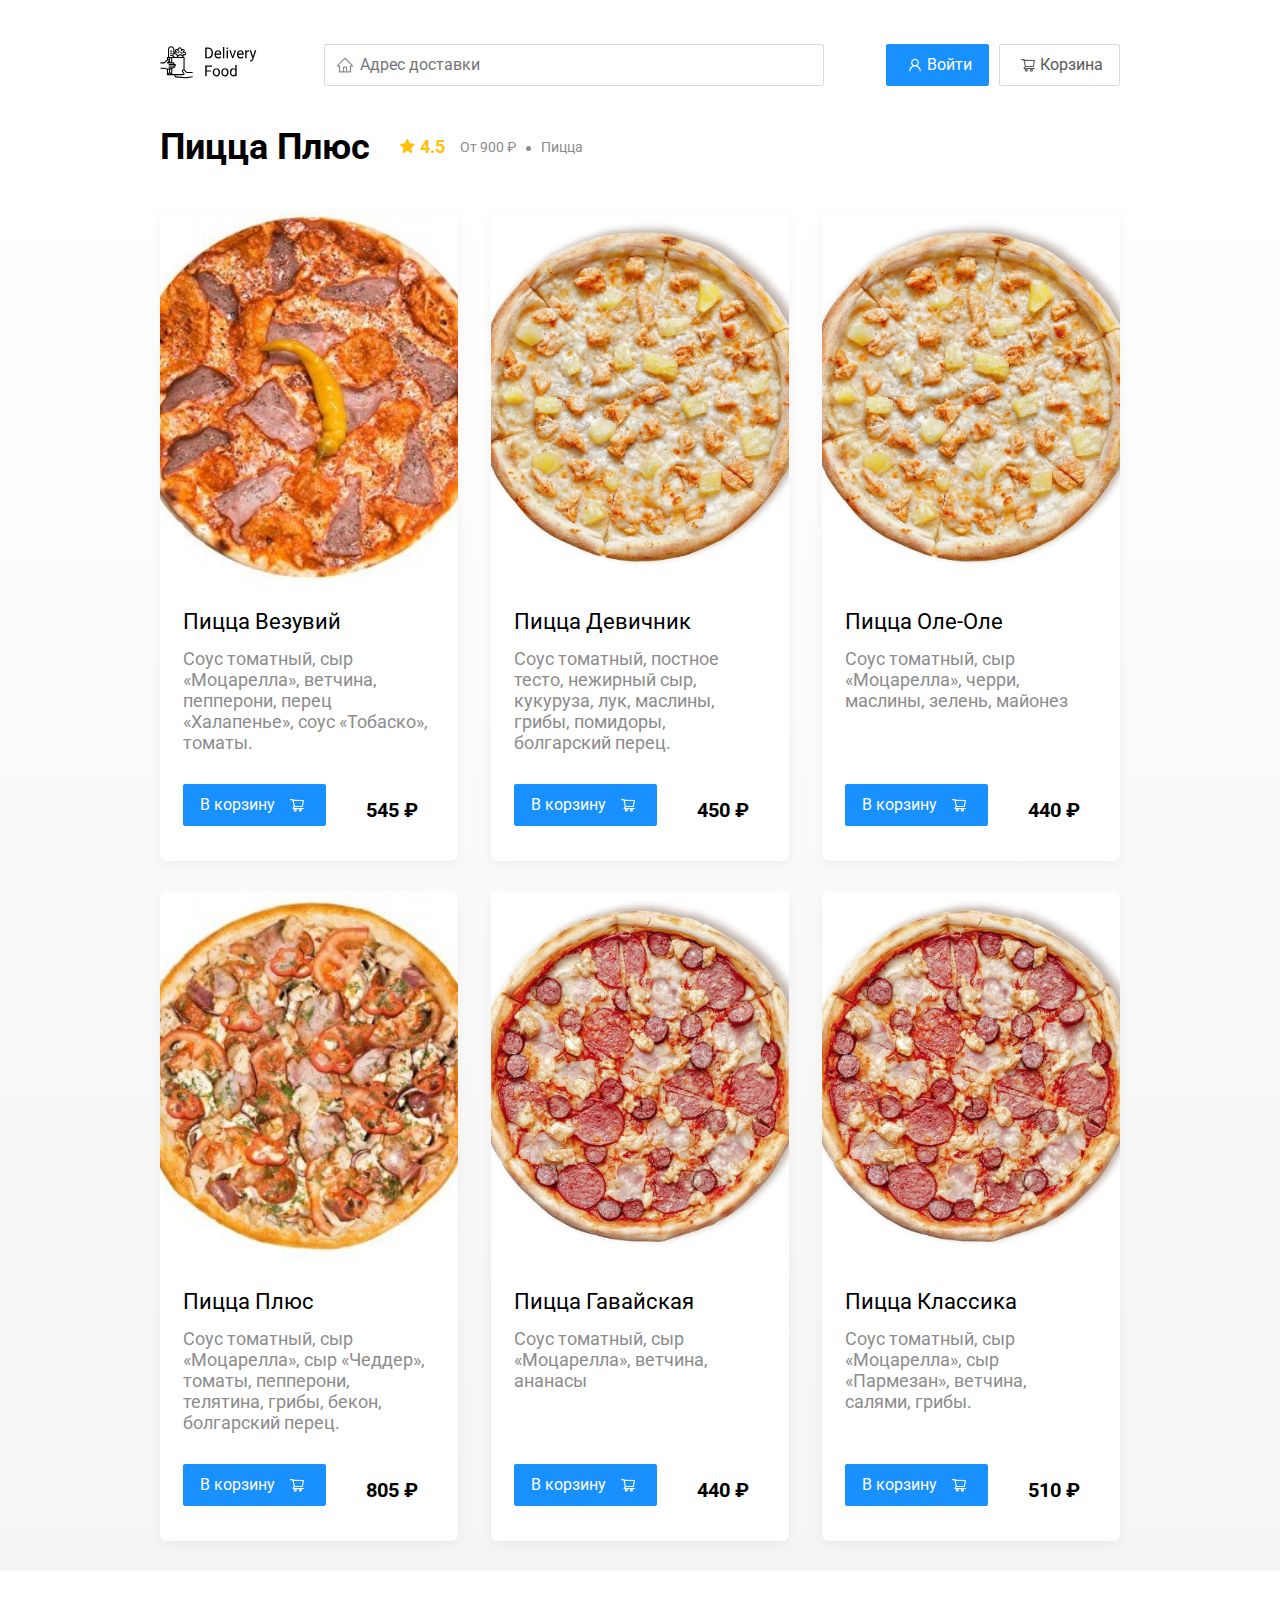
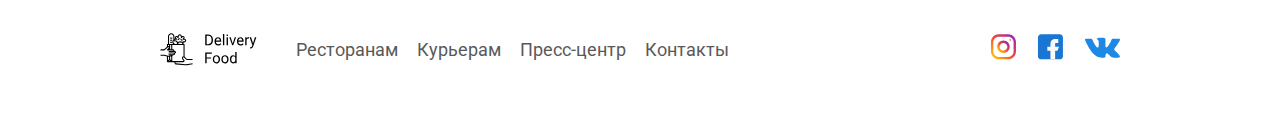
<file: restaurant.html>
<!DOCTYPE html>
<html lang="ru">
<head>
	<meta charset="UTF-8"/>
	<meta name="viewport" content="width=device-width, initial-scale=1.0"/>
	<title>PizzaBurger — доставка еды на дом</title>
	<link
			href="https://fonts.googleapis.com/css?family=Roboto:400,700&display=swap&subset=cyrillic"
			rel="stylesheet"
	/>
	<link rel="stylesheet" href="css/normalize.css"/>
	<link rel="stylesheet" href="css/style.css"/>
</head>
<body>
	<div class="container">
		<header class="header">
			<a href="index.html" class="logo">
				<img src="img/icon/logo.svg" alt="Logo"/>
			</a>
			<label class="address">
				<input type="text" class="input input-address" placeholder="Адрес доставки"/>
			</label>
			<div class="buttons">
				<button class="button button-primary button-auth">
					<span class="button-auth-svg"></span>
					<span class="button-text">Войти</span>
				</button>
				<button class="button" id="cart-button">
					<span class="button-cart-svg"></span>
					<span class="button-text">Корзина</span>
				</button>
			</div>
		</header>
	</div>
	<!-- /.container  -->

	<main class="main">
		<div class="container">
			<section class="menu">
				<div class="section-heading">
					<h2 class="section-title restaurant-title">Пицца Плюс</h2>
					<div class="card-info">
						<div class="rating">
							4.5
						</div>
						<div class="price">От 900 ₽</div>
						<div class="category">Пицца</div>
					</div>
					<!-- /.card-info -->
				</div>
				<div class="cards cards-menu">
					<div class="card">
						<img src="img/pizza-plus/pizza-vesuvius.jpg" alt="image" class="card-image"/>
						<div class="card-text">
							<div class="card-heading">
								<h3 class="card-title card-title-reg">Пицца Везувий</h3>
							</div>
							<!-- /.card-heading -->
							<div class="card-info">
								<div class="ingredients">Соус томатный, сыр «Моцарелла», ветчина, пепперони, перец
								                         «Халапенье», соус «Тобаско», томаты.
								</div>
							</div>
							<!-- /.card-info -->
							<div class="card-buttons">
								<button class="button button-primary button-add-cart">
									<span class="button-card-text">В корзину</span>
									<span class="button-cart-svg"></span>
								</button>
								<strong class="card-price-bold">545 ₽</strong>
							</div>
						</div>
						<!-- /.card-text -->
					</div>
					<!-- /.card -->

					<div class="card">
						<img src="img/pizza-plus/pizza-girls.jpg" alt="image" class="card-image"/>
						<div class="card-text">
							<div class="card-heading">
								<h3 class="card-title card-title-reg">Пицца Девичник</h3>
							</div>
							<!-- /.card-heading -->
							<div class="card-info">
								<div class="ingredients">Соус томатный, постное тесто, нежирный сыр, кукуруза, лук, маслины,
								                         грибы, помидоры, болгарский перец.
								</div>
							</div>
							<!-- /.card-info -->
							<div class="card-buttons">
								<button class="button button-primary button-add-cart">
									<span class="button-card-text">В корзину</span>
									<span class="button-cart-svg"></span>
								</button>
								<strong class="card-price-bold">450 ₽</strong>
							</div>
						</div>
						<!-- /.card-text -->
					</div>
					<!-- /.card -->

					<div class="card">
						<img src="img/pizza-plus/pizza-oleole.jpg" alt="image" class="card-image"/>
						<div class="card-text">
							<div class="card-heading">
								<h3 class="card-title card-title-reg">Пицца Оле-Оле</h3>
							</div>
							<!-- /.card-heading -->
							<div class="card-info">
								<div class="ingredients">Соус томатный, сыр «Моцарелла», черри, маслины, зелень, майонез
								</div>
							</div>
							<!-- /.card-info -->
							<div class="card-buttons">
								<button class="button button-primary button-add-cart">
									<span class="button-card-text">В корзину</span>
									<span class="button-cart-svg"></span>
								</button>
								<strong class="card-price-bold">440 ₽</strong>
							</div>
						</div>
						<!-- /.card-text -->
					</div>
					<!-- /.card -->

					<div class="card">
						<img src="img/pizza-plus/pizza-plus.jpg" alt="image" class="card-image"/>
						<div class="card-text">
							<div class="card-heading">
								<h3 class="card-title card-title-reg">Пицца Плюс</h3>
							</div>
							<!-- /.card-heading -->
							<div class="card-info">
								<div class="ingredients">Соус томатный, сыр «Моцарелла», сыр «Чеддер», томаты, пепперони,
								                         телятина, грибы, бекон, болгарский перец.
								</div>
							</div>
							<!-- /.card-info -->
							<div class="card-buttons">
								<button class="button button-primary button-add-cart">
									<span class="button-card-text">В корзину</span>
									<span class="button-cart-svg"></span>
								</button>
								<strong class="card-price-bold">805 ₽</strong>
							</div>
						</div>
						<!-- /.card-text -->
					</div>
					<!-- /.card -->

					<div class="card">
						<img src="img/pizza-plus/pizza-hawaiian.jpg" alt="image" class="card-image"/>
						<div class="card-text">
							<div class="card-heading">
								<h3 class="card-title card-title-reg">Пицца Гавайская</h3>
							</div>
							<!-- /.card-heading -->
							<div class="card-info">
								<div class="ingredients">Соус томатный, сыр «Моцарелла», ветчина, ананасы</div>
							</div>
							<!-- /.card-info -->
							<div class="card-buttons">
								<button class="button button-primary button-add-cart">
									<span class="button-card-text">В корзину</span>
									<span class="button-cart-svg"></span>
								</button>
								<strong class="card-price-bold">440 ₽</strong>
							</div>
						</div>
						<!-- /.card-text -->
					</div>
					<!-- /.card -->

					<div class="card">
						<img src="img/pizza-plus/pizza-classic.jpg" alt="image" class="card-image"/>
						<div class="card-text">
							<div class="card-heading">
								<h3 class="card-title card-title-reg">Пицца Классика</h3>
							</div>
							<!-- /.card-heading -->
							<div class="card-info">
								<div class="ingredients">Соус томатный, сыр «Моцарелла», сыр «Пармезан», ветчина, салями,
								                         грибы.
								</div>
							</div>
							<!-- /.card-info -->
							<div class="card-buttons">
								<button class="button button-primary button-add-cart">
									<span class="button-card-text">В корзину</span>
									<span class="button-cart-svg"></span>
								</button>
								<strong class="card-price-bold">510 ₽</strong>
							</div>
						</div>
						<!-- /.card-text -->
					</div>
					<!-- /.card -->
				</div>
				<!-- /.cards -->
			</section>
		</div>
		<!-- /.container -->
	</main>

	<footer class="footer">
		<div class="container">
			<div class="footer-block">
				<img src="img/icon/logo.svg" alt="logo" class="logo footer-logo"/>
				<nav class="footer-nav">
					<a href="#" class="footer-link">Ресторанам </a>
					<a href="#" class="footer-link">Курьерам</a>
					<a href="#" class="footer-link">Пресс-центр</a>
					<a href="#" class="footer-link">Контакты</a>
				</nav>
				<div class="social-links">
					<a href="#" class="social-link"><img src="img/social/instagram.svg" alt="instagram"/></a>
					<a href="#" class="social-link"><img src="img/social/fb.svg" alt="facebook"/></a>
					<a href="#" class="social-link"><img src="img/social/vk.svg" alt="vk"/></a>
				</div>
				<!-- /.social-links -->
			</div>
			<!-- /.footer-block -->
		</div>
	</footer>

	<div class="modal modal-cart">
		<div class="modal-dialog">
			<div class="modal-header">
				<h3 class="modal-title">Корзина</h3>
				<button class="close">&times;</button>
			</div>
			<!-- /.modal-header -->
			<div class="modal-body">
				<div class="food-row">
					<span class="food-name">Ролл угорь стандарт</span>
					<strong class="food-price">250 ₽</strong>
					<div class="food-counter">
						<button class="counter-button">-</button>
						<span class="counter">1</span>
						<button class="counter-button">+</button>
					</div>
				</div>
				<!-- /.foods-row -->
				<div class="food-row">
					<span class="food-name">Ролл угорь стандарт</span>
					<strong class="food-price">250 ₽</strong>
					<div class="food-counter">
						<button class="counter-button">-</button>
						<span class="counter">1</span>
						<button class="counter-button">+</button>
					</div>
				</div>
				<!-- /.foods-row -->
				<div class="food-row">
					<span class="food-name">Ролл угорь стандарт</span>
					<strong class="food-price">250 ₽</strong>
					<div class="food-counter">
						<button class="counter-button">-</button>
						<span class="counter">1</span>
						<button class="counter-button">+</button>
					</div>
				</div>
				<!-- /.foods-row -->
				<div class="food-row">
					<span class="food-name">Ролл угорь стандарт</span>
					<strong class="food-price">250 ₽</strong>
					<div class="food-counter">
						<button class="counter-button">-</button>
						<span class="counter">1</span>
						<button class="counter-button">+</button>
					</div>
				</div>
				<!-- /.foods-row -->
			</div>
			<!-- /.modal-body -->
			<div class="modal-footer">
				<span class="modal-pricetag">1250 ₽</span>
				<div class="footer-buttons">
					<button class="button button-primary" id="orderButton">Оформить заказ</button>
					<button class="button clear-cart">Отмена</button>
				</div>
			</div>
			<!-- /.modal-footer -->
		</div>
		<!-- /.modal-dialog -->
	</div>


	<script src="js/main.js"></script>
</body>
</html>
</file>
<file: css/style.css>
* {
    box-sizing: border-box;
}

body {
    font-family: "Roboto", sans-serif;
    padding-top: 44px;
}

a,
button {
    cursor: pointer;
    color: inherit;
}

.hide {
    display: none;
}

.container {
    max-width: 1200px;
    margin: auto;
}

.header {
    display: flex;
    align-items: center;
    justify-content: space-between;
    margin-bottom: 40px;
}

.input {
    background-color: #ffffff;
    border: 1px solid #d9d9d9;
    border-radius: 2px;
    font-size: 16px;
    line-height: 24px;
    padding: 8px 8px 8px 35px;
    background-repeat: no-repeat;
    background-position: left 11px center;
}

.address {
    flex: 0.8;
}

.input-address {
    width: 100%;
    background-image: url(../img/icon/home.svg);
}

.search {
    margin-left: auto;
}

.input-search {
    width: 300px;
    background-image: url(../img/icon/search.svg);

}

.buttons {
    display: flex;
    align-items: center;
}

.button {
    display: flex;
    align-items: center;
    padding: 8px 16px;
    background: #ffffff;
    border: 1px solid #d9d9d9;
    box-sizing: border-box;
    box-shadow: 0 0 2px rgba(0, 0, 0, 0.0015);
    border-radius: 2px;
    color: #595959;
    font-size: 16px;
    line-height: 24px;
}

.button:hover {
    background: #1890ff;
    border: 1px solid #1890ff;
    color: #fff;
}


.button-primary {
    background: #1890ff;
    border: 1px solid #1890ff;
    color: #fff;
    margin-right: 10px;
}

.button-primary:hover {
    background: #ffffff;
    border: 1px solid #d9d9d9;
    color: #595959;
}

.button-icon {
    margin-right: 6px;
}

.button-card-text {
    margin-right: 10px;
}

.button-auth {
    background-position: 20px 13px;
}

.button-primary .button-auth-svg {
    width: 24px;
    height: 24px;
    background-color: #fff;
    -webkit-mask: url("../img/icon/user.svg") no-repeat 50% 50%;
    mask: url("../img/icon/user.svg") no-repeat 50% 50%;
    background-repeat: no-repeat;
}

.button-primary:hover .button-auth-svg {
    background-color: #595959;
}

.button .button-cart-svg {
    width: 24px;
    height: 24px;
    background-color: #595959;
    -webkit-mask: url("../img/icon/shopping-cart.svg") no-repeat 50% 50%;
    mask: url("../img/icon/shopping-cart.svg") no-repeat 50% 50%;
    background-repeat: no-repeat;
}

.button-primary .button-cart-svg {
    background-color: #fff;
}

.button:hover .button-cart-svg {
    background-color: #fff;
}

.button-primary:hover .button-cart-svg {
    background-color: #595959;
}

.button-cart {
    display: none;
    margin: 0 5px;
}

.button-out {
    display: none;
    margin: 0 5px;
}

.user-name {
    display: none;
    margin-right: 20px;
    font-weight: bold;
    font-size: 18px;
}



.promo {
    box-shadow: 0px 7px 12px rgba(158, 158, 163, 0.1);
    background: #fff1b8 url(../img/pizza2.png) no-repeat top -40px right -350px / 900px;
    border-radius: 10px;
    padding: 68px 70px;
    margin-bottom: 56px;
}

.promo2 {
    box-shadow: 0px 7px 12px rgba(158, 158, 163, 0.1);
    background: #d2ffff url(../img/potato.png) no-repeat top -150px right -200px / 700px;
    border-radius: 10px;
    padding: 68px 70px;
    margin-bottom: 56px;
}

.promo3 {
    box-shadow: 0px 7px 12px rgba(158, 158, 163, 0.1);
    background: rgb(255, 212, 184) url(../img/nagets.png) no-repeat top -50px right -100px / 700px;
    border-radius: 10px;
    padding: 68px 70px;
    margin-bottom: 56px;
}

.promo4 {
    box-shadow: 0px 7px 12px rgba(158, 158, 163, 0.1);
    background: #e4c2fa url(../img/pita.png) no-repeat top -50px right -100px / 700px;
    border-radius: 10px;
    padding: 68px 70px;
    margin-bottom: 56px;
}

.promo-title {
    font-style: normal;
    font-weight: bold;
    font-size: 39px;
    line-height: 46px;
    color: #302c34;
}

.promo-text {
    font-style: normal;
    font-weight: normal;
    font-size: 24px;
    line-height: 28px;
    color: #302c34;
    max-width: 538px;
}

.main {
    background: linear-gradient(180deg, rgba(245, 245, 245, 0) 1.04%, #f5f5f5 100%);
}

.section-heading {
    display: flex;
    align-items: center;
    margin-bottom: 44px;
}

.section-title {
    font-style: normal;
    font-weight: bold;
    font-size: 36px;
    line-height: 42px;
    margin: 0 30px 0 0;
    color: #000000;
}

.cards {
    display: flex;
    align-items: flex-start;
    justify-content: space-between;
    flex-wrap: wrap;
}

.card {
    background: #ffffff;
    box-shadow: 0 4px 12px rgba(0, 0, 0, 0.05);
    border-radius: 7px;
    overflow: hidden;
    margin-bottom: 30px;
    flex-basis: 31%;
    text-decoration: none;

}

.card-restaurant {
    cursor: pointer
}

.card-image {
    width: 100%;
    height: 370px;
    object-fit: cover;
}


.card-text {
    padding: 20px 23px 35px;
    min-height: 275px;
    display: flex;
    flex-direction: column;
}



.restaurants .card-text {
    min-height: auto;
}

.card-heading {
    display: flex;
    align-items: center;
    justify-content: space-between;
    margin-bottom: 10px;
}

.card-title {
    margin: 0;
    font-style: normal;
    font-weight: bold;
    font-size: 22px;
    line-height: 32px;
}

.card-title-reg {
    font-weight: 400;
}

.card-tag {
    font-style: normal;
    font-weight: normal;
    font-size: 12px;
    line-height: 20px;
    color: #ffffff;
    background: #262626;
    border-radius: 2px;
    padding: 1px 8px;
}

.card-info {
    display: flex;
    align-items: center;
    flex-wrap: wrap;
}

.card-buttons {
    display: flex;
    margin-top: 24px;
    flex-grow: 1;
    align-items: flex-end;
}

.card-price-bold {
    font-weight: bold;
    font-size: 20px;
    line-height: 32px;
    margin-left: 30px;
}

.rating {
    background-image: url("../img/icon/rating.svg");
    background-repeat: no-repeat;
    background-position: 0 7px;
    padding-left: 20px;
    margin-right: 26px;
    color: #ffc107;
    font-weight: bold;
    font-size: 18px;
    line-height: 32px;
}

.price,
.category {
    color: #8c8c8c;
    font-size: 18px;
    line-height: 32px;
}

.price {
    margin-right: 10px;
}

.ingredients {
    color: #8c8c8c;
    font-size: 18px;
    line-height: 21px;
}

.category {
    text-overflow: ellipsis;
    overflow: hidden;
    white-space: nowrap;
    max-width: 150px;
}

.price:after {
    content: "";
    width: 5px;
    height: 5px;
    background-color: #8c8c8c;
    display: inline-block;
    vertical-align: middle;
    border-radius: 50%;
    margin-left: 10px;
}

.footer {
    padding: 60px 0;
}

.footer-block {
    display: flex;
    align-items: center;
    justify-content: space-between;
}

.footer-nav {
    margin-left: 35px;
    margin-right: auto;
}

.footer-link {
    display: inline-block;
    color: #595959;
    font-style: normal;
    font-weight: normal;
    font-size: 18px;
    line-height: 21px;
    text-decoration: none;
}

.footer-link:not(:last-child) {
    margin-right: 15px;
}

.social-links {
    display: flex;
    align-items: center;
}

.social-link:not(:last-child) {
    margin-right: 21px;
}

.modal {
    position: fixed;
    left: 0;
    top: 0;
    width: 100%;
    height: 100%;
    background: rgba(0, 0, 0, 0.4);
    display: none;
    z-index: 999;
}

.modal-auth {
    position: fixed;
    left: 0;
    top: 0;
    width: 100%;
    height: 100%;
    background: rgba(0, 0, 0, 0.4);
    display: none;
    z-index: 999;
}

.is-open {
    display: flex;
}

.modal-dialog {
    max-width: 780px;
    width: 95%;
    background: #ffffff;
    border-radius: 5px;
    margin: auto;
    padding: 40px 45px;
}

.modal-dialog-auth {
    width: auto;
    position: relative;
}

.label-auth {
    display: block;
    margin: 30px;
}

.label-auth span {
    width: 80px;
    display: inline-block;
}

.modal-header {
    display: flex;
    align-items: center;
    justify-content: space-between;
    margin-bottom: 45px;
}

.modal-title {
    margin: 0;
    font-weight: bold;
    font-size: 36px;
    line-height: 42px;
}

.close {
    font-size: 36px;
    border: none;
    background-color: transparent;
}

.close-auth {
    font-size: 36px;
    border: none;
    background-color: transparent;
    position: absolute;
    top: 10px;
    right: 20px;
}

.modal-body {
    margin-bottom: 22px;
}

.food-row {
    display: flex;
    align-items: flex-start;
    justify-content: space-between;
    padding-bottom: 8px;
    border-bottom: 1px solid #d9d9d9;
    margin-bottom: 15px;
}

.food-name {
    font-weight: normal;
    font-size: 18px;
    line-height: 32px;
}

.food-price {
    margin-left: auto;
    margin-right: 47px;
    font-weight: bold;
    font-size: 20px;
    line-height: 32px;
}

.food-counter {
    display: flex;
    align-items: center;
}

.counter-button {
    display: flex;
    align-items: center;
    justify-content: center;
    width: 39px;
    height: 32px;
    background: #ffffff;
    border: 1px solid #40a9ff;
    box-sizing: border-box;
    border-radius: 2px;
    font-weight: normal;
    font-size: 14px;
    line-height: 22px;
    color: #40a9ff;
}

.counter-button:hover {
    background: #40a9ff;
    border: 1px solid #ffffff;
    color: #ffffff;
}

.counter {
    font-size: 16px;
    line-height: 24px;
    margin-left: 10px;
    margin-right: 10px;
}

.modal-footer {
    display: flex;
    align-items: center;
    justify-content: space-between;
}

.modal-auth .modal-footer {
    justify-content: flex-end;
}

.footer-buttons {
    display: flex;
    align-items: center;
}

.modal-pricetag {
    background: #262626;
    border-radius: 5px;
    color: #ffffff;
    padding: 15px 20px;
    font-size: 20px;
    line-height: 23px;
}

@media (max-width: 1366px) {
    .container {
        max-width: 960px;
    }

    .pizza {
        background-position: center right -300px;
        background-size: 750px;
    }


    .kebab {
        background-position: top -5px right -93px;
        background-size: 530px;
    }

    .vegetables {
        background-position: top 0 right -93px;
        background-size: 820px;
    }

    .sushi {
        background-position: center right -90px;
    }

    .rating {
        margin-right: 15px;
    }

    .category,
    .price {
        font-size: 14px;
    }
}

@media (max-width: 992px) {
    .container {
        max-width: 750px;
    }



    .pizza {
        padding: 50px;
        background-size: 500px;
        background-position: center right -200px;
    }


    .kebab {
        background-position: top 55px right -100px;
        background-size: 385px;
    }

    .vegetables {
        background-position: top 0 right -280px;
        background-size: 810px;
    }

    .sushi {
        background-position: top 30px right -175px;
    }



    .promo-text {
        font-size: 18px;
        max-width: 400px;
    }

    .card {
        flex-basis: 49%;
    }

    .footer-link {
        font-size: 16px;
    }
}

@media (max-width: 768px) {
    .container {
        max-width: 560px;
    }

    .card-info {
        flex-wrap: wrap;
    }

    .card .rating {
        flex-basis: 100%;
    }

    .card-title {
        font-size: 18px;
    }

    .card-text {
        min-height: 290px;
    }

    .card-price-bold {
        margin-left: 20px;
    }


    .pizza {
        background-size: 400px;
        background-position: bottom 50px right -200px;
    }


    .kebab {
        background-position: top -5px right -74px;
        background-size: 300px;
    }

    .vegetables {
        background-position: top 0 right -240px;
        background-size: 702px;
    }

    .sushi {
        background-position: top -24px right -75px;
        background-size: 302px;
    }

    .promo-title {
        font-size: 24px;
        line-height: 1.4;
    }

    .promo-text {
        margin-top: 0;
    }
}

@media (max-width: 578px) {
    .container {
        width: 90%;
    }

    .address {
        min-width: 100%;
        order: 1;
    }

    .header {
        flex-wrap: wrap;
    }

    .input-address {
        margin-top: 15px;
        order: 5;
        flex: 1;
    }

    .promo {
        background-image: none;
    }

    .promo-title {
        margin-bottom: 10px;
    }

    .section-title {
        font-size: 20px;
    }

    .card {
        flex-basis: 100%;
    }

    .card-text {
        min-height: auto;
    }

    .card-image {
        width: 100%;
    }

    .footer {
        padding: 30px 0;
    }

    .footer-block {
        align-items: flex-start;
    }

    .footer-nav {
        margin-left: 0;
        margin-right: 0;
        order: 0;
        display: flex;
        flex-direction: column;
    }

    .footer-logo {
        margin-right: 15px;
        order: 1;
    }

    .social-links {
        order: 2;
    }
}

@media (max-width: 480px) {
    .button-text {
        display: none;
    }

    .button-icon {
        margin: 0;
    }

    .user-name {
        margin: 10px;

    }

    .buttons {
        flex-wrap: wrap;
        margin-left: auto;
    }

    .button {
        min-height: 40px;
        padding: 5px 12px;

    }

    .button-out-svg {
        width: 24px;
        height: 24px;
        background-color: #fff;
        -webkit-mask: url(../img/icon/logout.svg) no-repeat 50% 50%;
        mask: url(../img/icon/logout.svg) no-repeat 50% 50%;
        background-repeat: no-repeat;
        -webkit-mask-size: 20px;
        mask-size: 20px;
    }

    .promo {
        padding: 20px;
    }

    .section-heading {
        flex-wrap: wrap;
    }

    .footer-block {
        flex-wrap: wrap;
        flex-direction: column;
        align-items: center;
    }

    .footer-logo {
        order: 0;
        margin-bottom: 20px;
    }

    .footer-nav {
        margin-bottom: 20px;
        text-align: center;
    }

    .footer-link:not(:last-child) {
        margin-right: 0;
    }
}
</file>
